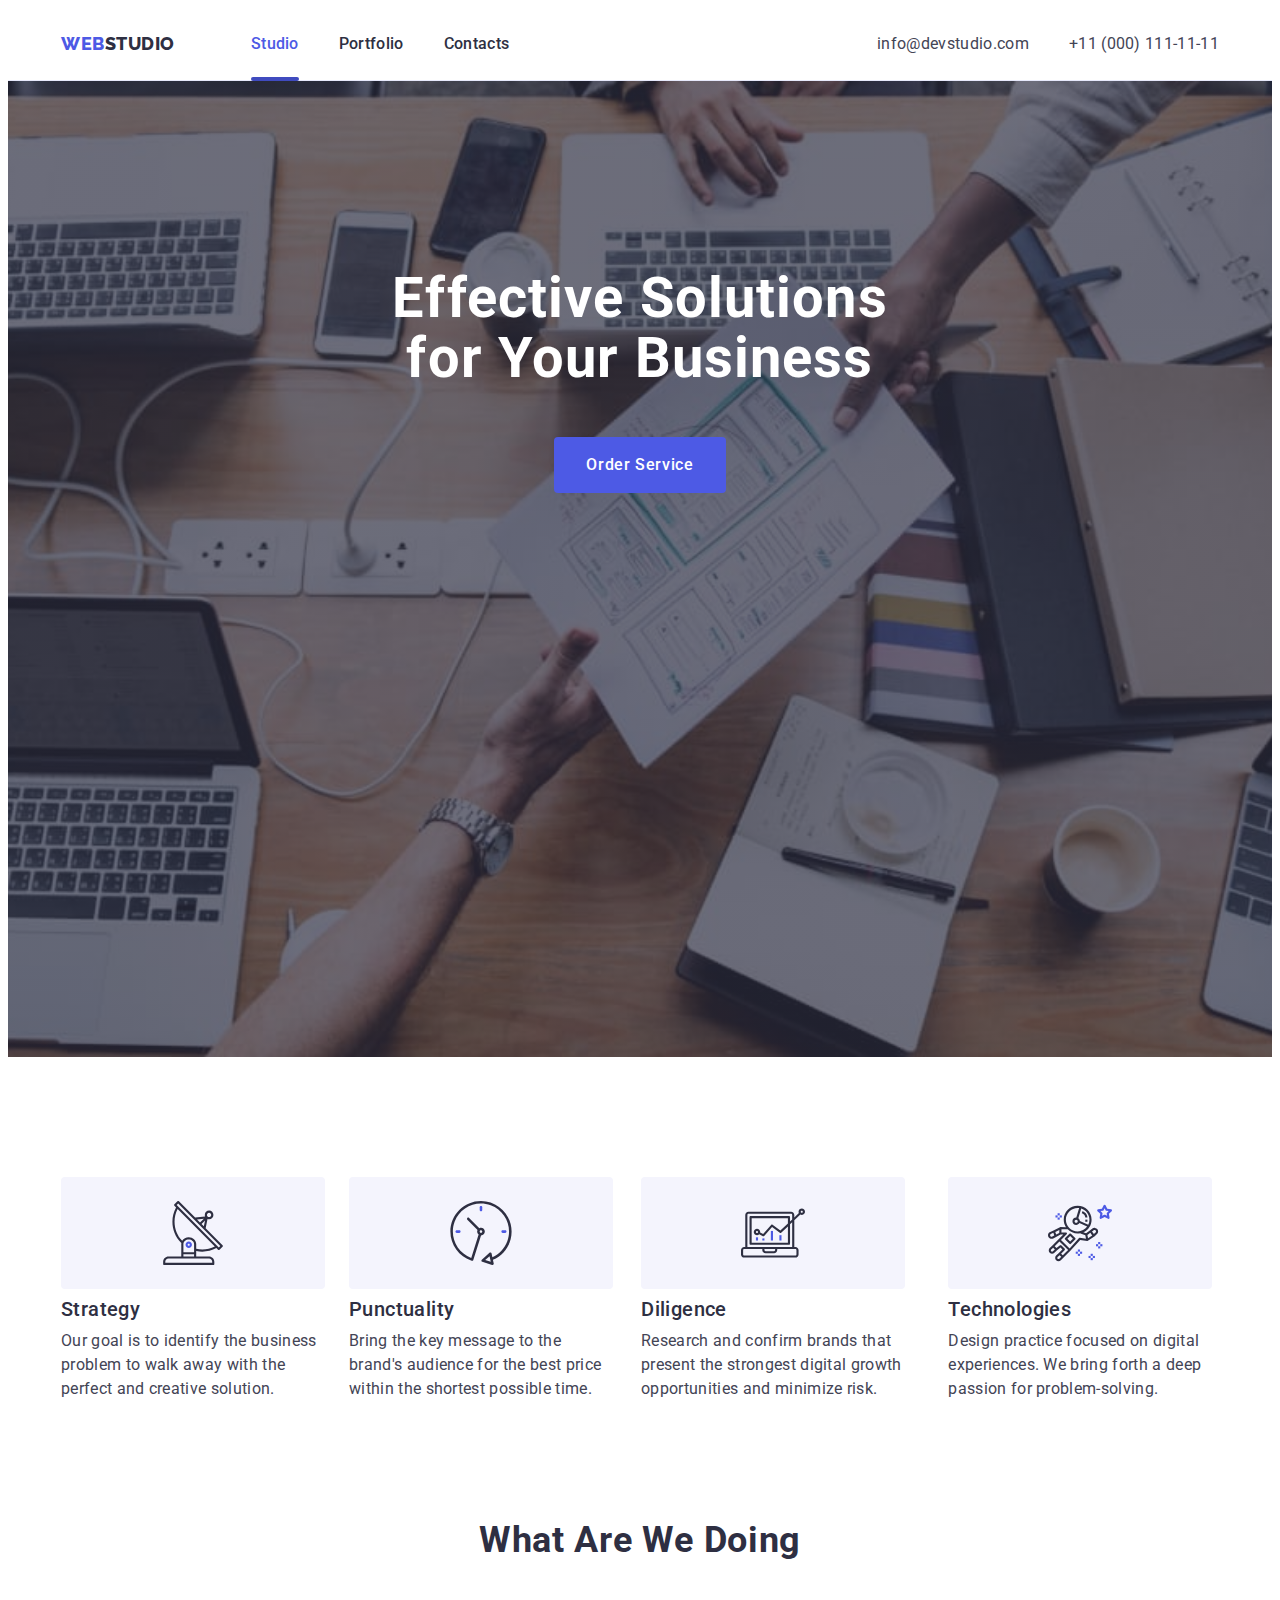
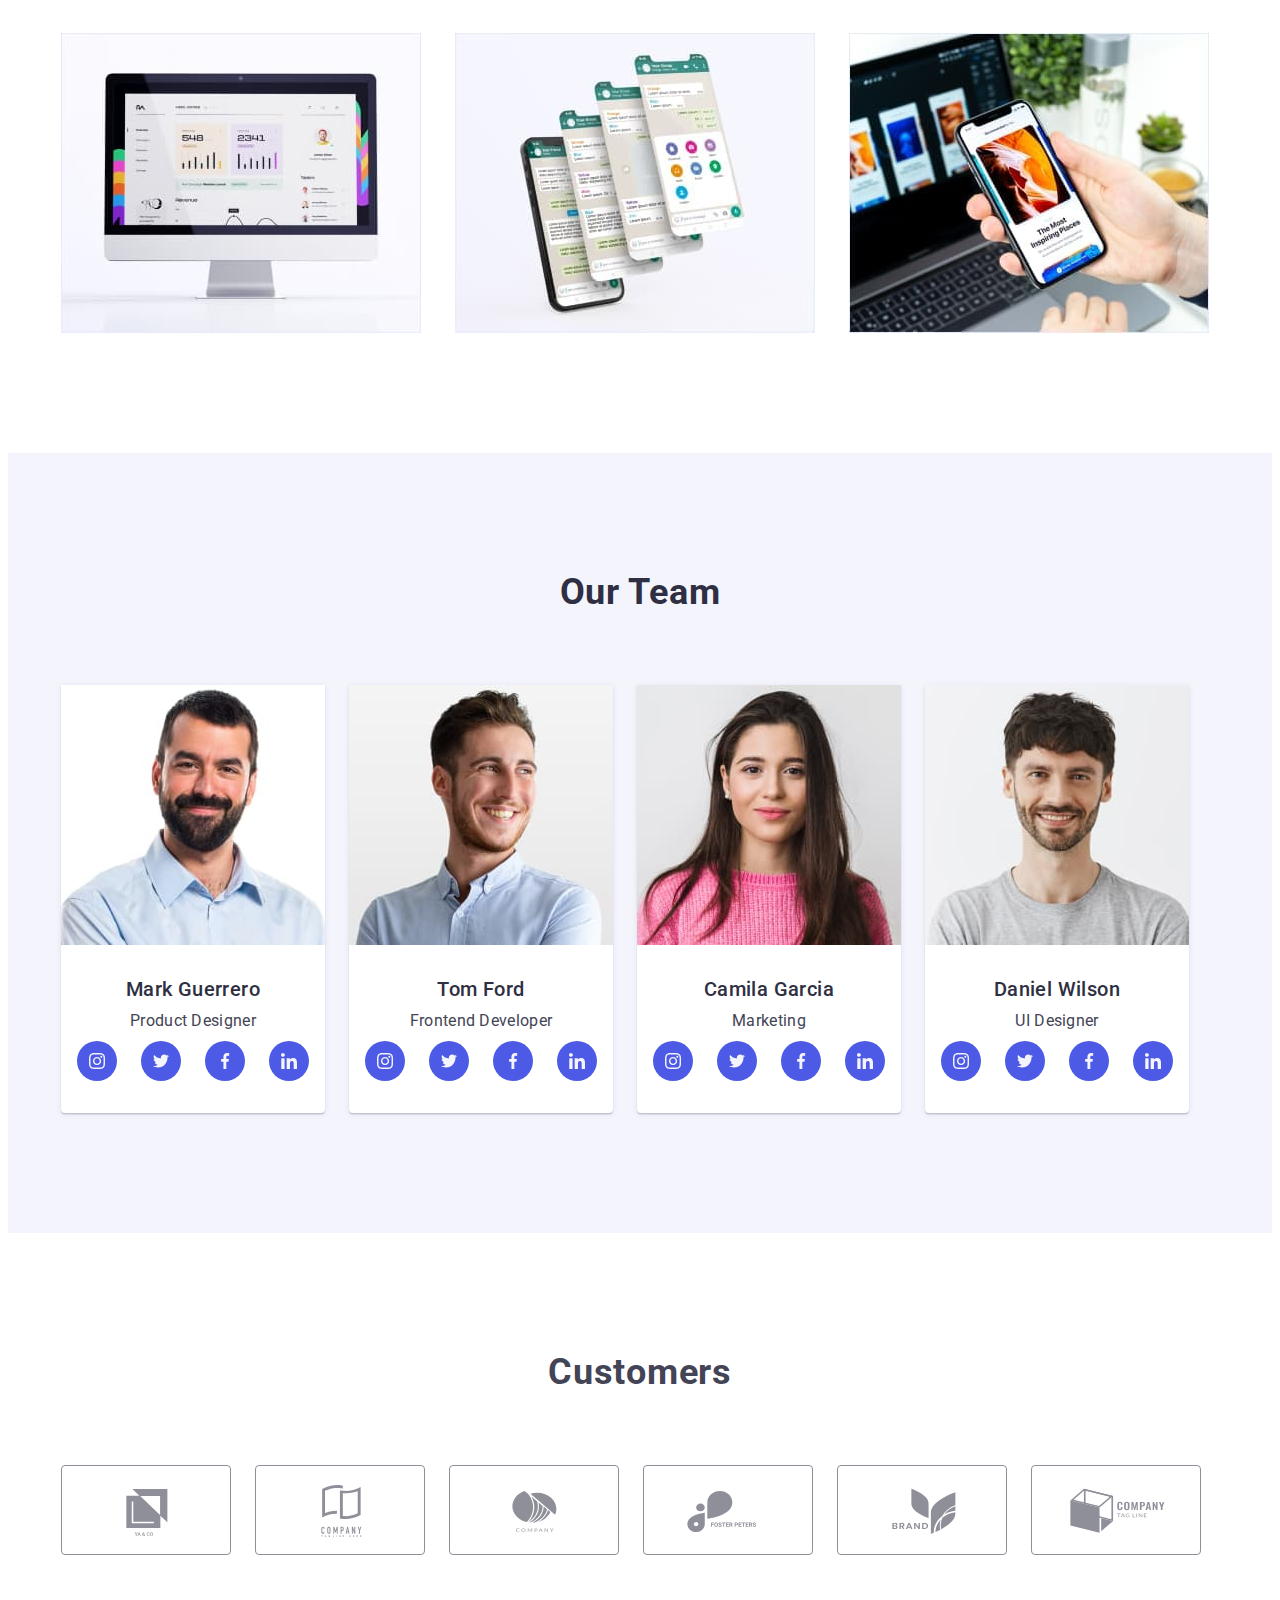
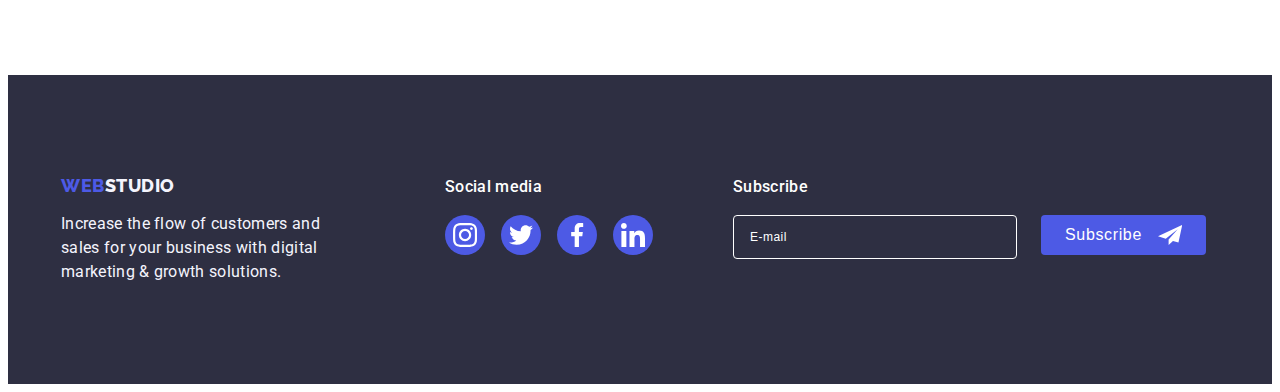
<file: index.html>
<!DOCTYPE html>
<html lang="en">
  <head>
    <meta charset="UTF-8" />
    <meta http-equiv="X-UA-Compatible" content="IE=edge" />
    <meta name="viewport" content="width=device-width, initial-scale=1.0" />
    <link rel="preconnect" href="https://fonts.googleapis.com" />
    <link rel="preconnect" href="https://fonts.gstatic.com" crossorigin />
    <link
      href="https://fonts.googleapis.com/css2?family=Raleway:wght@800&family=Roboto:wght@400;500;700;900&display=swap"
      rel="stylesheet"
    />
    <link
      rel="stylesheet"
      href="https://cdnjs.cloudflare.com/ajax/libs/modern-normalize/1.1.0/modern-normalize.min.css"
      integrity="sha512-wpPYUAdjBVSE4KJnH1VR1HeZfpl1ub8YT/NKx4PuQ5NmX2tKuGu6U/JRp5y+Y8XG2tV+wKQpNHVUX03MfMFn9Q=="
      crossorigin="anonymous"
      referrerpolicy="no-referrer"
    />
    <link rel="stylesheet" href="./css/styles.css" />
    <title>WEB STUDIO</title>
  </head>
  <body>
    <header class="header">
      <div class="container header-container">
        <nav class="header-navigation">
          <a class="header-logo link" href="./index.html"
            >Web<span class="header-logo-second">Studio</span>
          </a>
          <ul class="header-list list">
            <li class="header-item">
              <a class="header-link link current" href="./index.html">Studio</a>
            </li>
            <li class="header-item">
              <a class="header-link link" href="./portfolio.html">Portfolio</a>
            </li>
            <li class="header-item">
              <a class="header-link link" href="">Contacts</a>
            </li>
          </ul>
        </nav>
        <address class="contacts">
          <ul class="contacts-list list">
            <li class="contacts-item">
              <a class="contacts-link link" href="mailto:info@devstudio.com"
                >info@devstudio.com</a
              >
            </li>
            <li class="contacts-item">
              <a class="contacts-link link" href="tel:+110001111111"
                >+11 (000) 111-11-11</a
              >
            </li>
          </ul>
        </address>
      </div>
    </header>
    <main>
      <!-- section1 -->
      <section class="hero">
        <div class="container">
          <h1 class="hero-title">Effective Solutions for Your Business</h1>
          <button class="hero-btn btn" data-modal-open type="button">
            Order Service
          </button>
        </div>
      </section>
      <!-- section2 -->
      <section class="privilage section">
        <div class="container feature-container">
          <h2 class="visually-hidden">Privilage</h2>
          <ul class="feature-list list">
            <li class="feature-items">
              <div class="feature-logo-icon">
                <svg class="feature-icon" width="64" height="64">
                  <use href="./images/sprite-svg.svg#icon-antenna"></use>
                </svg>
              </div>
              <h3 class="feature-title">Strategy</h3>
              <p class="feature-text">
                Our goal is to identify the business problem to walk away with
                the perfect and creative solution.
              </p>
            </li>
            <li class="feature-items">
              <div class="feature-logo-icon">
                <svg class="feature-icon" width="64" height="64">
                  <use href="./images/sprite-svg.svg#icon-clock-1"></use>
                </svg>
              </div>
              <h3 class="feature-title">Punctuality</h3>
              <p class="feature-text">
                Bring the key message to the brand's audience for the best price
                within the shortest possible time.
              </p>
            </li>
            <li class="feature-items">
              <div class="feature-logo-icon">
                <svg class="feature-icon" width="64" height="64">
                  <use href="./images/sprite-svg.svg#icon-diagram"></use>
                </svg>
              </div>
              <h3 class="feature-title">Diligence</h3>
              <p class="feature-text">
                Research and confirm brands that present the strongest digital
                growth opportunities and minimize risk.
              </p>
            </li>
            <li class="feature-items">
              <div class="feature-logo-icon">
                <svg class="feature-icon" width="64" height="64">
                  <use href="./images/sprite-svg.svg#icon-astronaut"></use>
                </svg>
              </div>
              <h3 class="feature-title">Technologies</h3>
              <p class="feature-text">
                Design practice focused on digital experiences. We bring forth a
                deep passion for problem-solving.
              </p>
            </li>
          </ul>
        </div>
      </section>
      <!-- section3 -->
      <section class="content">
        <div class="container">
          <h2 class="content-title">What are we doing</h2>
          <ul class="content-list list">
            <li class="contenitem">
              <img
                src="./images/img1.jpg"
                alt="img 1"
                width="360"
                height="300"
              />
            </li>
            <li class="content-item">
              <img
                src="./images/img2.jpg"
                alt="img 2"
                width="360"
                height="300"
              />
            </li>
            <li class="content-item">
              <img
                src="./images/img3.jpg"
                alt="img 3"
                width="360"
                height="300"
              />
            </li>
          </ul>
        </div>
      </section>
      <!-- section4 -->
      <section class="team section">
        <div class="container">
          <h2 class="team-title">Our Team</h2>
          <ul class="team-list list">
            <li class="team-item">
              <img src="./images/team-card1.jpg" alt="photo 1" width="264" />
              <div class="team-card">
                <h3 class="team-subtitle">Mark Guerrero</h3>
                <p class="team-text">Product Designer</p>
                <ul class="soc-list">
                  <li class="soc-item">
                    <a class="soc-link" href=""
                      ><svg class="soc-icon" width="16" height="16">
                        <use
                          href="./images/sprite-svg.svg#icon-instagram"
                        ></use></svg
                    ></a>
                  </li>
                  <li class="soc-item">
                    <a class="soc-link" href=""
                      ><svg class="soc-icon" width="16" height="16">
                        <use
                          href="./images/sprite-svg.svg#icon-twitter"
                        ></use></svg
                    ></a>
                  </li>
                  <li class="soc-item">
                    <a class="soc-link" href=""
                      ><svg class="soc-icon" width="16" height="16">
                        <use
                          href="./images/sprite-svg.svg#icon-facebook"
                        ></use></svg
                    ></a>
                  </li>
                  <li class="soc-item">
                    <a class="soc-link" href=""
                      ><svg class="soc-icon" width="16" height="16">
                        <use
                          href="./images/sprite-svg.svg#icon-linkedin"
                        ></use></svg
                    ></a>
                  </li>
                </ul>
              </div>
            </li>
            <li class="team-item">
              <img src="./images/team-card2.jpg" alt="photo 2" width="264" />
              <div class="team-card">
                <h3 class="team-subtitle">Tom Ford</h3>
                <p class="team-text">Frontend Developer</p>
                <ul class="soc-list">
                  <li class="soc-item">
                    <a class="soc-link" href=""
                      ><svg class="soc-icon" width="16" height="16">
                        <use
                          href="./images/sprite-svg.svg#icon-instagram"
                        ></use></svg
                    ></a>
                  </li>
                  <li class="soc-item">
                    <a class="soc-link" href=""
                      ><svg class="soc-icon" width="16" height="16">
                        <use
                          href="./images/sprite-svg.svg#icon-twitter"
                        ></use></svg
                    ></a>
                  </li>
                  <li class="soc-item">
                    <a class="soc-link" href=""
                      ><svg class="soc-icon" width="16" height="16">
                        <use
                          href="./images/sprite-svg.svg#icon-facebook"
                        ></use></svg
                    ></a>
                  </li>
                  <li class="soc-item">
                    <a class="soc-link" href=""
                      ><svg class="soc-icon" width="16" height="16">
                        <use
                          href="./images/sprite-svg.svg#icon-linkedin"
                        ></use></svg
                    ></a>
                  </li>
                </ul>
              </div>
            </li>
            <li class="team-item">
              <img src="./images/team-card3.jpg" alt="photo 3" width="264" />
              <div class="team-card">
                <h3 class="team-subtitle">Camila Garcia</h3>
                <p class="team-text">Marketing</p>
                <ul class="soc-list">
                  <li class="soc-item">
                    <a class="soc-link" href=""
                      ><svg class="soc-icon" width="16" height="16">
                        <use
                          href="./images/sprite-svg.svg#icon-instagram"
                        ></use></svg
                    ></a>
                  </li>
                  <li class="soc-item">
                    <a class="soc-link" href=""
                      ><svg class="soc-icon" width="16" height="16">
                        <use
                          href="./images/sprite-svg.svg#icon-twitter"
                        ></use></svg
                    ></a>
                  </li>
                  <li class="soc-item">
                    <a class="soc-link" href=""
                      ><svg class="soc-icon" width="16" height="16">
                        <use
                          href="./images/sprite-svg.svg#icon-facebook"
                        ></use></svg
                    ></a>
                  </li>
                  <li class="soc-item">
                    <a class="soc-link" href=""
                      ><svg class="soc-icon" width="16" height="16">
                        <use
                          href="./images/sprite-svg.svg#icon-linkedin"
                        ></use></svg
                    ></a>
                  </li>
                </ul>
              </div>
            </li>

            <li class="team-item">
              <img src="./images/team-card4.jpg" alt="photo 4" width="264" />
              <div class="team-card">
                <h3 class="team-subtitle">Daniel Wilson</h3>
                <p class="team-text">UI Designer</p>
                <ul class="soc-list">
                  <li class="soc-item">
                    <a class="soc-link" href=""
                      ><svg class="soc-icon" width="16" height="16">
                        <use
                          href="./images/sprite-svg.svg#icon-instagram"
                        ></use></svg
                    ></a>
                  </li>
                  <li class="soc-item">
                    <a class="soc-link" href=""
                      ><svg class="soc-icon" width="16" height="16">
                        <use
                          href="./images/sprite-svg.svg#icon-twitter"
                        ></use></svg
                    ></a>
                  </li>
                  <li class="soc-item">
                    <a class="soc-link" href=""
                      ><svg class="soc-icon" width="16" height="16">
                        <use
                          href="./images/sprite-svg.svg#icon-facebook"
                        ></use></svg
                    ></a>
                  </li>
                  <li class="soc-item">
                    <a class="soc-link" href=""
                      ><svg class="soc-icon" width="16" height="16">
                        <use
                          href="./images/sprite-svg.svg#icon-linkedin"
                        ></use></svg
                    ></a>
                  </li>
                </ul>
              </div>
            </li>
          </ul>
        </div>
      </section>
      <!-- Section 5 -->
      <section class="customers">
        <div class="container">
          <h2 class="customers-title">Customers</h2>
          <ul class="customers-list">
            <li class="customers-item">
              <a class="customers-link" href=""
                ><svg class="customers-icon" width="104" height="56">
                  <use href="./images/sprite-svg.svg#icon-Logo1"></use></svg
              ></a>
            </li>
            <li class="customers-item">
              <a class="customers-link" href="">
                <svg class="customers-icon" width="104" height="56">
                  <use href="./images/sprite-svg.svg#icon-Logo2"></use></svg
              ></a>
            </li>
            <li class="customers-item">
              <a class="customers-link" href=""
                ><svg class="customers-icon" width="104" height="56">
                  <use href="./images/sprite-svg.svg#icon-Logo3"></use></svg
              ></a>
            </li>
            <li class="customers-item">
              <a class="customers-link" href=""
                ><svg class="customers-icon" width="104" height="56">
                  <use href="./images/sprite-svg.svg#icon-Logo4"></use></svg
              ></a>
            </li>
            <li class="customers-item">
              <a class="customers-link" href=""
                ><svg class="customers-icon" width="104" height="56">
                  <use href="./images/sprite-svg.svg#icon-Logo5"></use></svg
              ></a>
            </li>
            <li class="customers-item">
              <a class="customers-link" href="">
                <svg class="customers-icon" width="104" height="56">
                  <use href="./images/sprite-svg.svg#icon-Logo6"></use></svg
              ></a>
            </li>
          </ul>
        </div>
      </section>
    </main>
    <footer class="footer">
      <div class="container footer-container">
        <div class="footer-logo-wrap">
          <a class="footer-logo link" href="./index.html"
            >Web<span class="footer-logo-second">Studio</span></a
          >
          <p class="footer-text">
            Increase the flow of customers and sales for your business with
            digital marketing & growth solutions.
          </p>
        </div>
        <div class="footer-soc-wrap">
          <p class="footer-soc-text">Social media</p>
          <ul class="footer-soc-list">
            <li class="footer-soc-item">
              <a class="footer-soc-link" href="">
                <svg class="footer-soc-icon" width="24" height="24">
                  <use href="./images/sprite-svg.svg#icon-instagram"></use>
                </svg>
              </a>
            </li>
            <li class="footer-soc-item">
              <a class="footer-soc-link" href="">
                <svg class="footer-soc-icon" width="24" height="24">
                  <use href="./images/sprite-svg.svg#icon-twitter"></use>
                </svg>
              </a>
            </li>
            <li class="footer-soc-item">
              <a class="footer-soc-link" href="">
                <svg class="footer-soc-icon" width="24" height="24">
                  <use href="./images/sprite-svg.svg#icon-facebook"></use>
                </svg>
              </a>
            </li>
            <li class="footer-soc-item">
              <a class="footer-soc-link" href="">
                <svg class="footer-soc-icon" width="24" height="24">
                  <use href="./images/sprite-svg.svg#icon-linkedin"></use>
                </svg>
              </a>
            </li>
          </ul>
        </div>
        <div class="footer-form-wrap">
          <p class="footer-subscribe-title">Subscribe</p>

          <form class="footer-form">
            <label for="email" class="footer-label">
              <input
                type="text"
                id="email"
                class="footer-input"
                placeholder="E-mail"
              />
            </label>
            <button type="submit" class="footer-btn">
              <span class="footer-btn-text"
                >Subscribe
                <svg class="subscribe-icon" width="24" height="24">
                  <use href="./images/sprite-svg.svg#icon-icon-send"></use>
                </svg>
              </span>
            </button>
          </form>
        </div>
      </div>
    </footer>
    <div class="backdrop is-hidden" data-modal>
      <div class="modal">
        <button type="button" class="modal-close-btn" data-modal-close>
          <svg class="modal-icon" width="8" height="8">
            <use href="./images/sprite-svg.svg#icon-close-black"></use>
          </svg>
        </button>
        <p class="modal-title">Leave your contacts and we will call you back</p>
        <form class="modal-form">
          <label class="modal-label" for="user-name">
            <span>Name</span>
            <div class="input-wrap">
              <input
                type="text"
                id="user-name"
                name="user-name"
                class="modal-input"
                required
              />
              <svg class="input-icon" width="18" height="18">
                <use href="./images/sprite-svg.svg#icon-person-black"></use>
              </svg>
            </div>
          </label>

          <label class="modal-label" for="user-phone">
            <span>Phone</span>
            <div class="input-wrap">
              <input
                type="text"
                name="user-phone"
                id="user-phone"
                class="modal-input"
                required
              />
              <svg class="input-icon" width="18" height="24">
                <use href="./images/sprite-svg.svg#icon-phone-black"></use>
              </svg>
            </div>
          </label>

          <label class="modal-label" for="user-email">
            <span>Email</span>
            <div class="input-wrap">
              <input
                type="text"
                name="user-email"
                id="user-email"
                class="modal-input"
                required
              />
              <svg class="input-icon" width="18" height="24">
                <use href="./images/sprite-svg.svg#icon-email-black"></use>
              </svg>
            </div>
          </label>

          <label class="modal-label" for="user-text">
            <span>Comment</span>
            <textarea
              name="user-text"
              id="user-text"
              class="textarea"
              placeholder="Text input"
            ></textarea>
          </label>

          <input
            type="checkbox"
            id="user-policy"
            name="user-policy"
            class="input-check visually-hidden"
          />
          <label for="user-policy" class="check-text"
            >I accept the terms and conditions of the
            <a class="modal-link" href="">Privacy Policy</a></label
          >
          <button type="submit" class="form-btn">Send</button>
        </form>
      </div>
    </div>
    <script src="./modal.js"></script>
  </body>
</html>
</file>
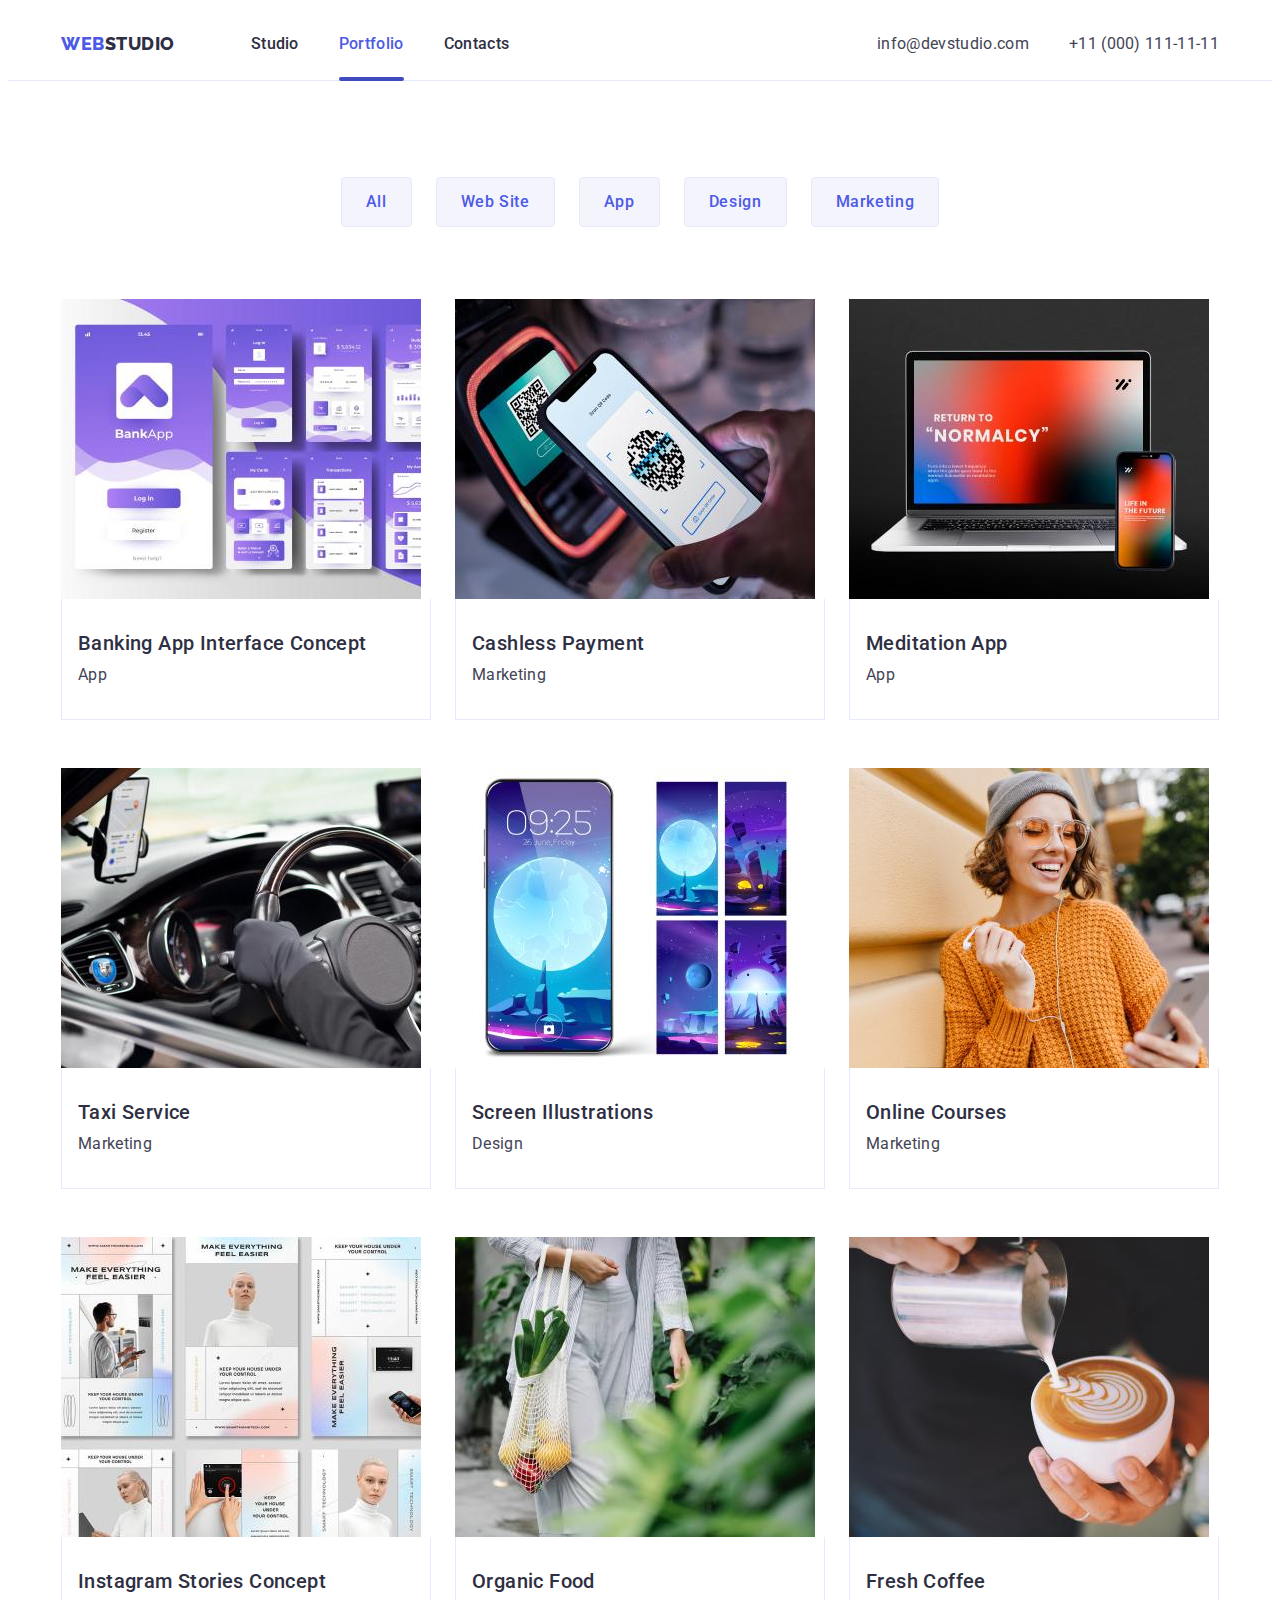
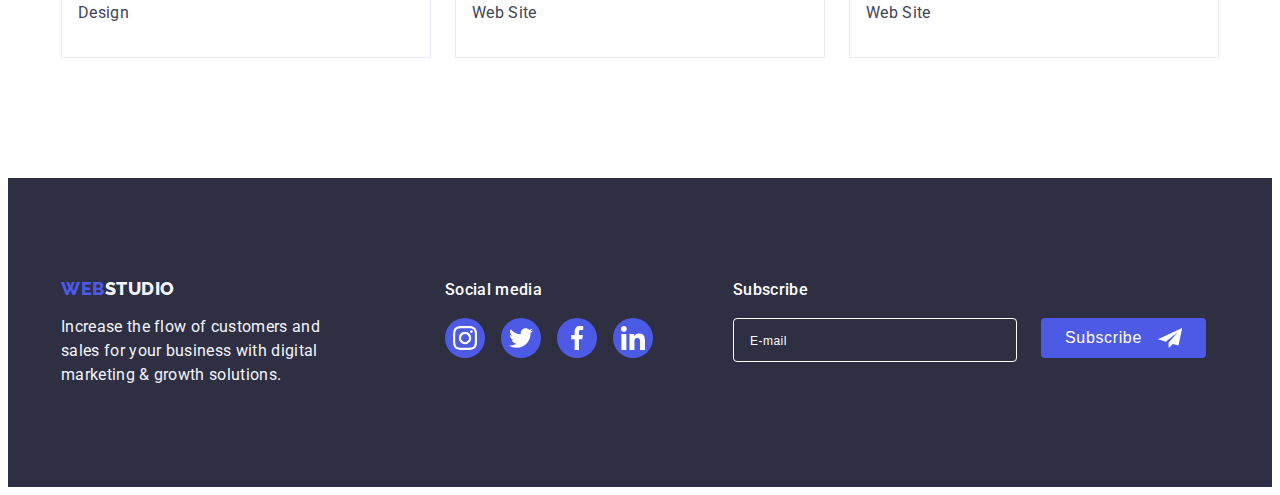
<file: portfolio.html>
<!DOCTYPE html>
<html lang="en">
  <head>
    <meta charset="UTF-8" />
    <meta http-equiv="X-UA-Compatible" content="IE=edge" />
    <meta name="viewport" content="width=device-width, initial-scale=1.0" />
    <link rel="preconnect" href="https://fonts.googleapis.com" />
    <link rel="preconnect" href="https://fonts.gstatic.com" crossorigin />
    <link
      href="https://fonts.googleapis.com/css2?family=Raleway:wght@800&family=Roboto:wght@400;500;700;900&display=swap"
      rel="stylesheet"
    />
    <link
      rel="stylesheet"
      href="https://cdnjs.cloudflare.com/ajax/libs/modern-normalize/1.1.0/modern-normalize.min.css"
      integrity="sha512-wpPYUAdjBVSE4KJnH1VR1HeZfpl1ub8YT/NKx4PuQ5NmX2tKuGu6U/JRp5y+Y8XG2tV+wKQpNHVUX03MfMFn9Q=="
      crossorigin="anonymous"
      referrerpolicy="no-referrer"
    />
    <link rel="stylesheet" href="./css/styles.css" />
    <title>Portfolio</title>
  </head>
  <body>
    <header class="header">
      <div class="container header-container">
        <nav class="header-navigation">
          <a class="header-logo link" href="./index.html"
            >Web<span class="header-logo-second">Studio</span></a
          >
          <ul class="header-list list">
            <li class="header-item">
              <a class="header-link link" href="./index.html">Studio</a>
            </li>
            <li class="header-item">
              <a class="header-link link current" href="./portfolio.html"
                >Portfolio</a
              >
            </li>
            <li class="header-item">
              <a class="header-link link" href="">Contacts</a>
            </li>
          </ul>
        </nav>
        <address class="contacts">
          <ul class="contacts-list list">
            <li class="contacts-item">
              <a class="contacts-link link" href="mailto:info@devstudio.com"
                >info@devstudio.com</a
              >
            </li>
            <li class="contacts-item">
              <a class="contacts-link link" href="tel:+110001111111"
                >+11 (000) 111-11-11</a
              >
            </li>
          </ul>
        </address>
      </div>
    </header>
    <main class="main-content">
      <section class="filter-buttons">
        <div class="container">
          <h1 class="visually-hidden">Filter</h1>
          <ul class="filter-list list">
            <li class="filter-item">
              <button class="filter-btn btn" type="button">All</button>
            </li>
            <li class="filter-item">
              <button class="filter-btn btn" type="button">Web Site</button>
            </li>
            <li class="filter-item">
              <button class="filter-btn btn" type="button">App</button>
            </li>
            <li class="filter-item">
              <button class="filter-btn btn" type="button">Design</button>
            </li>
            <li class="filter-item">
              <button class="filter-btn btn" type="button">Marketing</button>
            </li>
          </ul>
          <ul class="products-list list">
            <li class="products-item">
              <a class="products-link" href=""
                ><div class="products-cover-wrap">
                  <img src="./images/banking.jpg" alt="bank app" width="360" />
                  <p class="products-cover-text">
                    14 Stylish and User-Friendly App Design Concepts · Task
                    Manager App · Calorie Tracker App · Exotic Fruit Ecommerce
                    App · Cloud Storage App
                  </p>
                </div>
                <div class="products-card">
                  <h2 class="products-title">Banking App Interface Concept</h2>
                  <p class="products-text">App</p>
                </div></a
              >
            </li>
            <li class="products-item">
              <a class="products-link" href=""
                ><div class="products-cover-wrap">
                  <img src="./images/phone.jpg" alt="phone pic" width="360" />
                  <p class="products-cover-text">
                    14 Stylish and User-Friendly App Design Concepts · Task
                    Manager App · Calorie Tracker App · Exotic Fruit Ecommerce
                    App · Cloud Storage App
                  </p>
                </div>
                <div class="products-card">
                  <h2 class="products-title">Cashless Payment</h2>
                  <p class="products-text">Marketing</p>
                </div></a
              >
            </li>
            <li class="products-item">
              <a class="products-link" href=""
                ><div class="products-cover-wrap">
                  <img src="./images/comp.jpg" alt="computer" width="360" />
                  <p class="products-cover-text">
                    14 Stylish and User-Friendly App Design Concepts · Task
                    Manager App · Calorie Tracker App · Exotic Fruit Ecommerce
                    App · Cloud Storage App
                  </p>
                </div>
                <div class="products-card">
                  <h2 class="products-title">Meditation App</h2>
                  <p class="products-text">App</p>
                </div></a
              >
            </li>
            <li class="products-item">
              <a class="products-link" href="">
                <div class="products-cover-wrap">
                  <img src="./images/taxi.jpg" alt="taxi" width="360" />
                  <p class="products-cover-text">
                    14 Stylish and User-Friendly App Design Concepts · Task
                    Manager App · Calorie Tracker App · Exotic Fruit Ecommerce
                    App · Cloud Storage App
                  </p>
                </div>
                <div class="products-card">
                  <h2 class="products-title">Taxi Service</h2>
                  <p class="products-text">Marketing</p>
                </div></a
              >
            </li>
            <li class="products-item">
              <a class="products-link" href=""
                ><div class="products-cover-wrap">
                  <img
                    src="./images/phone2.jpg"
                    alt="screen illustration"
                    width="360"
                  />
                  <p class="products-cover-text">
                    14 Stylish and User-Friendly App Design Concepts · Task
                    Manager App · Calorie Tracker App · Exotic Fruit Ecommerce
                    App · Cloud Storage App
                  </p>
                </div>
                <div class="products-card">
                  <h2 class="products-title">Screen Illustrations</h2>
                  <p class="products-text">Design</p>
                </div></a
              >
            </li>
            <li class="products-item">
              <a class="products-link" href="">
                <div class="products-cover-wrap">
                  <img src="./images/girl.jpg" alt="girl" width="360" />
                  <p class="products-cover-text">
                    14 Stylish and User-Friendly App Design Concepts · Task
                    Manager App · Calorie Tracker App · Exotic Fruit Ecommerce
                    App · Cloud Storage App
                  </p>
                </div>
                <div class="products-card">
                  <h2 class="products-title">Online Courses</h2>
                  <p class="products-text">Marketing</p>
                </div></a
              >
            </li>
            <li class="products-item">
              <a class="products-link" href=""
                ><div class="products-cover-wrap">
                  <img
                    src="./images/insta.jpg"
                    alt="instagram img"
                    width="360"
                  />
                  <p class="products-cover-text">
                    14 Stylish and User-Friendly App Design Concepts · Task
                    Manager App · Calorie Tracker App · Exotic Fruit Ecommerce
                    App · Cloud Storage App
                  </p>
                </div>
                <div class="products-card">
                  <h2 class="products-title">Instagram Stories Concept</h2>
                  <p class="products-text">Design</p>
                </div></a
              >
            </li>
            <li class="products-item">
              <a class="products-link" href="">
                <div class="products-cover-wrap">
                  <img src="./images/food.jpg" alt="food" width="360" />
                  <p class="products-cover-text">
                    14 Stylish and User-Friendly App Design Concepts · Task
                    Manager App · Calorie Tracker App · Exotic Fruit Ecommerce
                    App · Cloud Storage App
                  </p>
                </div>
                <div class="products-card">
                  <h2 class="products-title">Organic Food</h2>
                  <p class="products-text">Web Site</p>
                </div></a
              >
            </li>
            <li class="products-item">
              <a class="products-link" href=""
                ><div class="products-cover-wrap">
                  <img src="./images/cofee.jpg" alt="cofee" width="360" />
                  <p class="products-cover-text">
                    14 Stylish and User-Friendly App Design Concepts · Task
                    Manager App · Calorie Tracker App · Exotic Fruit Ecommerce
                    App · Cloud Storage App
                  </p>
                </div>
                <div class="products-card">
                  <h2 class="products-title">Fresh Coffee</h2>
                  <p class="products-text">Web Site</p>
                </div></a
              >
            </li>
          </ul>
        </div>
      </section>
    </main>
    <footer class="footer">
      <div class="container footer-container">
        <div class="footer-logo-wrap">
          <a class="footer-logo link" href="./index.html"
            >Web<span class="footer-logo-second">Studio</span></a
          >
          <p class="footer-text">
            Increase the flow of customers and sales for your business with
            digital marketing & growth solutions.
          </p>
        </div>
        <div class="footer-soc-wrap">
          <p class="footer-soc-text">Social media</p>
          <ul class="footer-soc-list">
            <li class="footer-soc-item">
              <a class="footer-soc-link" href="">
                <svg class="footer-soc-icon" width="24" height="24">
                  <use href="./images/sprite-svg.svg#icon-instagram"></use>
                </svg>
              </a>
            </li>
            <li class="footer-soc-item">
              <a class="footer-soc-link" href="">
                <svg class="footer-soc-icon" width="24" height="24">
                  <use href="./images/sprite-svg.svg#icon-twitter"></use>
                </svg>
              </a>
            </li>
            <li class="footer-soc-item">
              <a class="footer-soc-link" href="">
                <svg class="footer-soc-icon" width="24" height="24">
                  <use href="./images/sprite-svg.svg#icon-facebook"></use>
                </svg>
              </a>
            </li>
            <li class="footer-soc-item">
              <a class="footer-soc-link" href="">
                <svg class="footer-soc-icon" width="24" height="24">
                  <use href="./images/sprite-svg.svg#icon-linkedin"></use>
                </svg>
              </a>
            </li>
          </ul>
        </div>
        <div class="footer-form-wrap">
          <p class="footer-subscribe-title">Subscribe</p>
          <div class="subscribe-wrap">
            <form class="footer-form">
              <label for="email" class="footer-label">
                <input
                  type="text"
                  id="email"
                  class="footer-input"
                  placeholder="E-mail"
                />
              </label>
              <button type="submit" class="footer-btn">
                <span class="footer-btn-text"
                  >Subscribe
                  <svg class="subscribe-icon" width="24" height="24">
                    <use href="./images/sprite-svg.svg#icon-icon-send"></use>
                  </svg>
                </span>
              </button>
            </form>
          </div>
        </div>
      </div>
    </footer>
  </body>
</html>
</file>
<file: css/styles.css>
:root {
  --main-title-color: #434455;
  --second-title-color: #2e2f42;
  --third-title-color: #4d5ae5;
  --main-background-color: #ffffff;
  --second-background-color: #f4f4fd;
  --third-background-color: #2e2f42;
  --p-transition: cubic-bezier(0.4, 0, 0.2, 1);
}
p,
h1,
h2,
h3,
h4,
h5,
h6 {
  margin: 0;
}
ul {
  margin: 0;
  padding-left: 0;
}
li {
  list-style: none;
}
a {
  text-decoration: none;
}
button {
  cursor: pointer;
}
adress {
  font-style: normal;
}
img {
  display: block;
}
body {
  font-family: "Roboto", sans-serif;
  color: #434455;
  background-color: var(--main-background-color);
}
.visually-hidden {
  position: absolute;
  width: 1px;
  height: 1px;
  margin: -1px;
  border: 0;
  padding: 0;

  white-space: nowrap;
  clip-path: inset(100%);
  clip: rect(0 0 0 0);
  overflow: hidden;
}
.container {
  width: 1158px;
  padding-left: 15px;
  padding-right: 15px;
  margin: 0 auto;
  /* outline: 2px solid red; */
}
.section {
  padding-top: 120px;
  padding-bottom: 120px;
}
/*!------------------HEADER---------------------- */
.header-container {
  display: flex;
  align-items: center;
}
.header {
  background-color: var(--main-background-color);
  padding-top: 24px;
  padding-bottom: 24px;
  border-bottom: 1px solid #e7e9fc;
}
.header-navigation {
  display: flex;
  margin-right: auto;
}
.header-logo {
  font-family: "Raleway", sans-serif;
  display: inline-flex;
  margin-right: 76px;
}
.header-logo {
  font-family: "Raleway", sans-serif;
  font-style: normal;
  font-weight: 800;
  font-size: 18px;
  line-height: 1.17;
  display: flex;
  align-items: center;
  letter-spacing: 0.03em;
  text-transform: uppercase;
  color: var(--third-title-color);
}
.header-logo-second {
  font-family: "Raleway", sans-serif;
  font-style: normal;
  font-weight: 800;
  font-size: 18px;
  line-height: 1.17;
  display: flex;
  align-items: center;
  letter-spacing: 0.03em;
  text-transform: uppercase;
  color: var(--second-title-color);
}
.header-list {
  display: flex;
  gap: 40px;
}

.header-link {
  font-weight: 500;
  font-size: 16px;
  line-height: 1.5;
  letter-spacing: 0.02em;
  color: var(--second-title-color);
  transition-property: color;
  transition-duration: 250ms;
  transition-timing-function: var(--p-transition);
}
.current::after {
  content: "";
  position: absolute;
  left: 0;
  top: 43px;

  width: 100%;
  height: 4px;
  background-color: #404bbf;
  border-radius: 2px;
}
.current {
  position: relative;
  color: var(--third-title-color);
}

.header-link:hover,
.header-link:focus {
  color: #404bbf;
}
.contacts {
  font-style: normal;
}
.contacts-list {
  display: flex;
  gap: 40px;
}
.contacts-link {
  font-weight: 400;
  font-size: 16px;
  line-height: 1.5;
  letter-spacing: 0.02em;
  color: var(--main-title-color);
  transition-property: color;
  transition-duration: 250ms;
  transition-timing-function: var(--p-transition);
}
.contacts-link:hover,
.contacts-link:focus {
  color: #404bbf;
}
/*! --------------------HERO--------------- */
.hero {
  background-color: var(--third-background-color);
  background-image: linear-gradient(
      rgba(46, 47, 66, 0.7),
      rgba(46, 47, 66, 0.7)
    ),
    url(../images/hero-bg.jpg);
  background-repeat: no-repeat;
  background-position: center;
  background-size: cover;
  background-color: var(--third-background-color);
  padding-top: 188px;
  padding-bottom: 188px;
  max-width: 1440px;
  height: 600px;
  display: block;
  margin: 0 auto;
}
.hero-title {
  font-size: 56px;
  line-height: 1.07;
  text-align: center;
  letter-spacing: 0.02em;
  color: #ffffff;
  max-width: 496px;
  margin: 0 auto;
  margin-bottom: 48px;
}

.hero-btn {
  background-color: #4d5ae5;
  margin: 0 auto;
  transition-property: background-color;
  transition-duration: 250ms;
  transition-timing-function: var(--p-transition);
}
.hero-btn {
  min-width: 169px;
  font-family: "Roboto", sans-serif;
  font-style: normal;
  font-weight: 500;
  font-size: 16px;
  line-height: 1.5;
  display: block;
  letter-spacing: 0.04em;
  color: #ffffff;
  border-radius: 4px;
  padding: 16px 32px;
  border: none;
}
.hero-btn:hover,
.hero-btn:focus {
  background-color: #404bbf;
}
/* !-----------------PRIVILAGE------------- */

.feature-title {
  font-weight: 500;
  font-size: 20px;
  line-height: 1.2;
  letter-spacing: 0.02em;
  color: var(--second-title-color);
  margin-bottom: 8px;
  margin-top: 8px;
}
.feature-list {
  display: flex;
  gap: 24px;
}
.feature-text {
  font-size: 16px;
  line-height: 1.5;
  letter-spacing: 0.02em;
  color: var(--main-title-color);
}
.feature-logo-icon {
  display: flex;
  justify-content: center;
  align-items: center;
  width: 264px;
  height: 112px;
  background-color: #f4f4fd;
  border-radius: 4px;
}

/*! ------------------CONTENT--------------- */
.content {
  padding-bottom: 120px;
}
.content-list {
  display: flex;
  gap: 24px;
}
.content-list li {
  width: calc((100% - 48px) / 3);
}

.content-title {
  font-size: 36px;
  line-height: 1.11;
  text-align: center;
  letter-spacing: 0.02em;
  text-transform: capitalize;
  color: var(--second-title-color);
  margin-bottom: 72px;
}
/*! ------------------TEAM------------------ */
.team {
  background-color: #f4f4fd;
}

.team-list {
  display: flex;
  gap: 24px;
}

.team-title {
  font-size: 36px;
  line-height: 1.11;
  text-align: center;
  letter-spacing: 0.02em;
  text-transform: capitalize;
  color: var(--second-title-color);
  margin-bottom: 72px;
}
.team-item {
  background-color: #ffffff;
  box-shadow: 0px 1px 6px rgba(46, 47, 66, 0.08),
    0px 1px 1px rgba(46, 47, 66, 0.16), 0px 2px 1px rgba(46, 47, 66, 0.08);
  border-radius: 0px 0px 4px 4px;
}
.team-subtitle {
  font-weight: 500;
  font-size: 20px;
  line-height: 1.2;
  text-align: center;
  letter-spacing: 0.02em;
  color: var(--second-title-color);
  margin-bottom: 8px;
}
.team-text {
  font-size: 16px;
  line-height: 1.5;
  text-align: center;
  letter-spacing: 0.02em;
  color: var(--main-title-color);
  margin-bottom: 8px;
}
.team-card {
  padding: 32px 16px;
}

.soc-list {
  display: flex;
  justify-content: center;
  gap: 24px;
}
.soc-item {
  width: 40px;
  height: 40px;
}
.soc-link {
  width: 100%;
  height: 100%;
  border-radius: 50%;
  background-color: #4d5ae5;
  display: flex;
  align-items: center;
  justify-content: center;
  color: #f4f4fd;
  transition-property: background-color;
  transition-duration: 250ms;
  transition-timing-function: var(--p-transition);
}
.soc-link:hover,
.soc-link:focus {
  background-color: #404bbf;
}
.soc-icon {
  fill: currentColor;
}
/* !---------------CUSTOMERS-------------------------- */
.customers {
  padding-top: 120px;
  padding-bottom: 120px;
}
.customers-title {
  font-size: 36px;
  line-height: 1.11;
  text-align: center;
  letter-spacing: 0.02em;
  text-transform: capitalize;
  margin-bottom: 72px;
}
.customers-list {
  display: flex;
  gap: 24px;
}
.customers-link {
  display: flex;
  justify-content: center;
  align-items: center;
  width: 168px;
  height: 88px;
  color: #8e8f99;
  border: 1px solid currentColor;
  border-radius: 4px;
  transition-property: color;
  transition-duration: 250ms;
  transition-timing-function: var(--p-transition);
}
.customers-icon {
  fill: currentColor;
}
.customers-link:hover,
.customers-link:focus {
  color: #404bbf;
}
/* !-------------------FOOTER------------- */
.footer {
  background-color: var(--second-title-color);
  padding-top: 100px;
  padding-bottom: 100px;
}
.footer-container {
  display: flex;
}
.footer-text {
  font-weight: 400;
  font-size: 16px;
  line-height: 1.5;
  letter-spacing: 0.02em;
  color: #f4f4fd;
  max-width: 264px;
}
.footer-logo {
  font-family: "Raleway", sans-serif;
  font-style: normal;
  font-weight: 800;
  font-size: 18px;
  line-height: 1.17;
  display: flex;
  align-items: center;
  letter-spacing: 0.03em;
  text-transform: uppercase;
  color: var(--third-title-color);
  margin-bottom: 16px;
}
.footer-logo-second {
  font-family: "Raleway";
  font-style: normal;
  font-weight: 800;
  font-size: 18px;
  line-height: 1.17;
  display: flex;
  align-items: center;
  letter-spacing: 0.03em;
  text-transform: uppercase;
  color: #f4f4fd;
}
.footer-soc-wrap {
  margin-left: 120px;
}
.footer-soc-text {
  font-weight: 500;
  font-size: 16px;
  line-height: 1.5;
  letter-spacing: 0.02em;
  color: #ffffff;
  margin-bottom: 16px;
}
.footer-soc-list {
  display: flex;
  gap: 16px;
}
.footer-soc-item {
  width: 40px;
  height: 40px;
}
.footer-soc-link {
  width: 100%;
  height: 100%;
  border-radius: 50%;
  background-color: #4d5ae5;
  color: #ffffff;
  display: flex;
  align-items: center;
  justify-content: center;
  transition-property: background-color;
  transition-duration: 250ms;
  transition-timing-function: var(--p-transition);
}
.footer-soc-link:hover,
.footer-soc-link:focus {
  background-color: #31d0aa;
}
.footer-soc-icon {
  fill: currentColor;
}
.footer-subscribe-title {
  font-weight: 500;
  font-size: 16px;
  line-height: 1.5;
  letter-spacing: 0.02em;
  color: #ffffff;

  margin-bottom: 16px;
}
.footer-form-wrap {
  margin-left: 80px;
}
.footer-form {
  display: flex;
  gap: 24px;
}
.footer-input {
  width: 264px;
  height: 40px;
  border: 1px solid #ffffff;
  border-radius: 4px;
  background-color: transparent;
  padding-left: 16px;
  outline: none;
  color: var(--main-background-color);
}
.footer-input::placeholder {
  font-weight: 400;
  font-size: 12px;
  line-height: 2;
  display: flex;
  align-items: center;
  letter-spacing: 0.04em;
  color: #ffffff;
}
.footer-btn {
  min-width: 165px;
  height: 40px;
  background: #4d5ae5;
  border-radius: 4px;
  border: none;
  padding: 8px 24px;
  color: #ffffff;
}
.subscribe-icon {
  fill: currentColor;
}
.footer-btn-text {
  font-weight: 500;
  font-size: 16px;
  line-height: 1.5;
  letter-spacing: 0.04em;
  color: #ffffff;
  gap: 16px;
  display: flex;
  justify-content: center;
  align-items: center;
}
/* !----------------PORTFOLIO------ */

.filter-buttons {
  padding-top: 96px;
  padding-bottom: 120px;
}
.filter-list {
  margin-bottom: 72px;
  display: flex;
  justify-content: center;
  gap: 24px;
}
.filter-btn {
  background-color: var(--second-background-color);
  border: 1px solid #e7e9fc;
  border-radius: 4px;
  padding: 12px 24px;
}
.filter-btn {
  font-family: "Roboto", sans-serif;
  font-style: normal;
  font-weight: 500;
  font-size: 16px;
  line-height: 1.5;
  display: flex;
  align-items: center;
  text-align: center;
  letter-spacing: 0.04em;
  color: var(--third-title-color);
  transition-property: background-color, color, box-shadow;
  transition-duration: 250ms;
  transition-timing-function: var(--p-transition);
}
.filter-btn:is(:hover, :focus) {
  box-shadow: 0px 4px 4px rgba(0, 0, 0, 0.15);
}
.filter-btn:is(:hover, :focus) {
  background-color: #404bbf;
  color: #ffffff;
}
.products-list {
  display: flex;
  align-items: center;
  flex-wrap: wrap;
  gap: 48px 24px;
  margin-top: 72px;
}
.products-item {
  flex-basis: calc((100% - 48px) / 3);
}
.products-cover-wrap {
  position: relative;
  overflow: hidden;
}
.products-cover-text {
  font-weight: 400;
  font-size: 16px;
  line-height: 1.5;
  letter-spacing: 0.02em;
  color: var(--second-background-color);
  background-color: var(--third-title-color);
  position: absolute;
  top: 0;
  padding: 35px;
  height: 100%;
  transform: translateY(100%);
  transition: transform 250ms var(--p-transition);
}
.products-link {
  display: block;
  max-width: 100%;
  transition-property: box-shadow;
  transition-duration: 250ms;
  transition-timing-function: var(--p-transition);
}
.products-link:hover .products-cover-text,
.products-link:focus .products-cover-text {
  transform: translate(0);
}
.products-link:hover,
.products-link:focus {
  box-shadow: 0px 1px 6px rgba(46, 47, 66, 0.08),
    0px 1px 1px rgba(46, 47, 66, 0.16), 0px 2px 1px rgba(46, 47, 66, 0.08);
}
.products-title {
  font-weight: 500;
  font-size: 20px;
  line-height: 1.2;
  letter-spacing: 0.02em;
  color: var(--second-title-color);
  margin-bottom: 8px;
}
.products-text {
  font-size: 16px;
  line-height: 1.5;
  letter-spacing: 0.02em;
  color: var(--main-title-color);
}
.products-card {
  padding: 32px 16px;
  border: 1px solid #e7e9fc;
  border-top: none;
}
.backdrop {
  position: fixed;
  top: 0;
  width: 100%;
  height: 100%;
  background: rgba(46, 47, 66, 0.4);
  transition: opacity 250ms linear, visibility 250ms linear;
}
.backdrop.is-hidden .modal {
  transform: translate(-50%, -50%) scale(0) rotate(720deg);
}
.modal {
  width: 408px;
  height: 576px;
  background-color: #fcfcfc;
  border-radius: 4px;
  box-shadow: 0px 1px 1px rgba(0, 0, 0, 0.14), 0px 1px 3px rgba(0, 0, 0, 0.12),
    0px 2px 1px rgba(0, 0, 0, 0.2);
  position: absolute;
  top: 50%;
  left: 50%;
  transform: translate(-50%, -50%) scale(1);
  transition: transform 250ms linear;
  padding: 72px 24px 24px;
}
.modal-close-btn {
  width: 24px;
  height: 24px;
  background-color: #e7e9fc;
  border: 1px solid rgba(0, 0, 0, 0.1);
  border-radius: 50%;
  color: #2e2f42;
  display: flex;
  justify-content: center;
  align-items: center;
  transition-property: background-color, color;
  transition-duration: 250ms;
  transition-timing-function: var(--p-transition);
  position: absolute;
  top: 24px;
  right: 24px;
}
.modal-close-btn:hover,
.modal-close-btn:focus {
  background-color: #404bbf;
  color: #ffffff;
}

.modal-icon {
  fill: currentColor;
}
.is-hidden {
  opacity: 0;
  visibility: hidden;
  pointer-events: none;
}
/*! ------------------FORM-------------------- */
.modal-title {
  font-weight: 500;
  font-size: 16px;
  line-height: 1.5;
  text-align: center;
  letter-spacing: 0.02em;
  color: #2e2f42;
  margin-bottom: 16px;
}
.modal-input {
  width: 100%;
  height: 40px;
  border: 1px solid rgba(46, 47, 66, 0.4);
  border-radius: 4px;
  background-color: transparent;
  padding-left: 38px;
  outline: transparent;
  transition-property: border;
  transition-duration: 250ms;
  transition-timing-function: var(--p-transition);
}
.modal-input:focus {
  border: 1px solid #4d5ae5;
}
.modal-input:focus + .input-icon {
  fill: #4d5ae5;
}
.input-wrap {
  position: relative;
}
.input-icon {
  position: absolute;
  left: 16px;
  top: 50%;
  transform: translateY(-50%);
  fill: currentColor;
  transition-property: fill;
  transition-duration: 250ms;
  transition-timing-function: var(--p-transition);
}
.modal-label {
  margin-bottom: 8px;
  display: block;
}
.modal-label span {
  font-weight: 400;
  font-size: 12px;
  line-height: 1.17;
  letter-spacing: 0.04em;
  color: #8e8f99;
  display: block;
  margin-bottom: 4px;
}
.modal-label > span.input-wrap {
  color: #2e2f42;
}

.textarea {
  resize: none;
  width: 360px;
  height: 120px;
  padding-left: 16px;
  padding-top: 8px;
  background-color: transparent;
  border-radius: 4px;
  border: 1px solid rgba(46, 47, 66, 0.4);
  outline: transparent;
}
.textarea::placeholder {
  font-weight: 400;
  font-size: 12px;
  line-height: 1.17;
  letter-spacing: 0.04em;
  color: rgba(46, 47, 66, 0.4);
  font-size: 12px;
}
.textarea:focus {
  border: 1px solid #4d5ae5;
}
.modal-label > span.input-wrap {
  color: #2e2f42;
}

.check-text {
  display: flex;
  align-items: center;
  font-weight: 400;
  font-size: 12px;
  line-height: 1.17;
  letter-spacing: 0.04em;
  color: #8e8f99;
  margin-bottom: 24px;
}
.check-text::before {
  content: "";
  width: 16px;
  height: 16px;
  border: 1px solid rgba(46, 47, 66, 0.4);
  border-radius: 2px;
  margin-right: 8px;
  transition-property: background-color;
  transition-duration: 250ms;
  transition-timing-function: var(--p-transition);
}
.modal-link {
  color: #4d5ae5;
  text-decoration: underline;
  margin-left: 4px;
}
.input-check:checked + .check-text::before {
  background-color: #404bbf;
  border: none;
  background-image: url(../images/vector.svg);
  background-position: center;
  background-repeat: no-repeat;
}
.form-btn {
  width: 169px;
  height: 56px;
  display: flex;
  justify-content: center;
  align-items: center;
  background: #4d5ae5;
  border: none;
  box-shadow: 0px 4px 4px rgba(0, 0, 0, 0.15);
  border-radius: 4px;
  font-weight: 400;
  font-size: 16px;
  line-height: 1.5;
  letter-spacing: 0.04em;
  color: var(--main-background-color);
  margin-left: auto;
  margin-right: auto;
  transition-property: background-color;
  transition-duration: 250ms;
  transition-timing-function: var(--p-transition);
}
.form-btn:hover,
.form-btn:focus {
  background-color: #404bbf;
}
</file>
